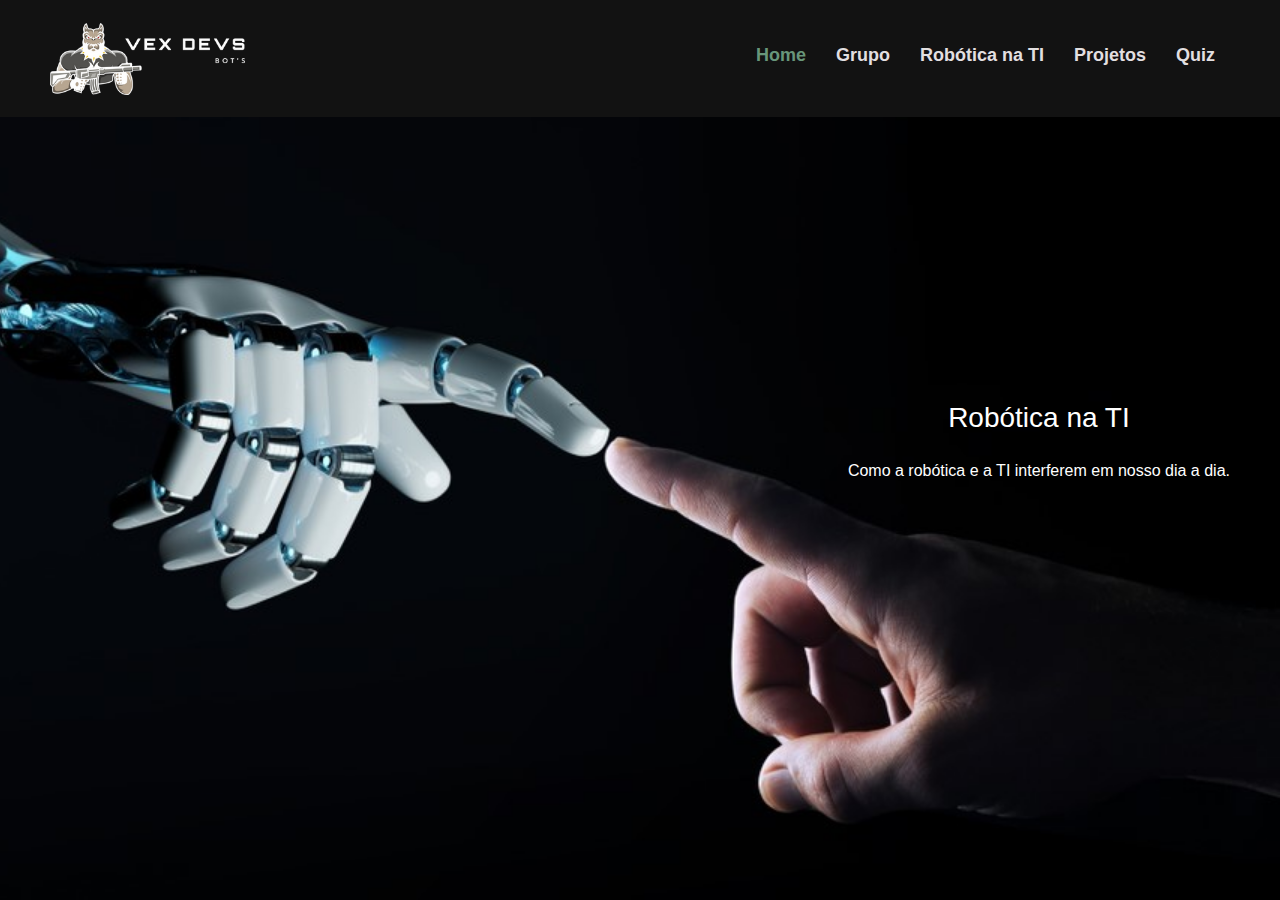
<file: index.html>
<!DOCTYPE html>
<html lang="pt-BR">
<head>
    <meta charset="UTF-8">
    <meta http-equiv="X-UA-Compatible" content="IE=edge">
    <meta name="viewport" content="width=device-width, initial-scale=1.0">
    <link rel="stylesheet" href="https://cdn.jsdelivr.net/npm/bootstrap@4.0.0/dist/css/bootstrap.min.css" integrity="sha384-Gn5384xqQ1aoWXA+058RXPxPg6fy4IWvTNh0E263XmFcJlSAwiGgFAW/dAiS6JXm" crossorigin="anonymous">
    <link rel="stylesheet" href="https://cdnjs.cloudflare.com/ajax/libs/font-awesome/5.15.3/css/all.min.css"
    integrity="sha512-iBBXm8fW90+nuLcSKlbmrPcLa0OT92xO1BIsZ+ywDWZCvqsWgccV3gFoRBv0z+8dLJgyAHIhR35VZc2oM/gI1w=="
    crossorigin="anonymous" />
    <title>PAC-N2</title>
    <link rel="stylesheet" href="./css/style.css">
</head>
<body>
  <nav class="fixed-top d-flex justify-content-between">
    <div>
      <a href="./index.html">
        <img src="./images/logo-site.png" alt="logo" class="logo">
      </a>
    </div>
    <ul>
      <a href="./index.html">
        <li class="li-active">Home</li>
      </a>
      <a href="./grupo.html">
        <li>Grupo</li>
      </a>
      <a href="./robotica.html">
        <li>Robótica na TI</li>
      </a>
      <a href="./projetos.html">
        <li>Projetos</li>
      </a>
      <a href="./quiz.html">
        <li>Quiz</li>
      </a>
    </ul>
  </nav>

    <div id="slide1">
      <div class="h-100 w-100 d-flex align-items-center justify-content-end">
        <div class="w-40 text-center text text-white">
          <h3>Robótica na TI</h3>
          <h6 class="mt-4"></h6>
          <p>Como a robótica e a TI interferem em nosso dia a dia.</p>
        </div>
      </div>
    </div>


    <script src="https://code.jquery.com/jquery-3.2.1.slim.min.js" integrity="sha384-KJ3o2DKtIkvYIK3UENzmM7KCkRr/rE9/Qpg6aAZGJwFDMVNA/GpGFF93hXpG5KkN" crossorigin="anonymous"></script>
    <script src="https://cdn.jsdelivr.net/npm/popper.js@1.12.9/dist/umd/popper.min.js" integrity="sha384-ApNbgh9B+Y1QKtv3Rn7W3mgPxhU9K/ScQsAP7hUibX39j7fakFPskvXusvfa0b4Q" crossorigin="anonymous"></script>
    <script src="https://cdn.jsdelivr.net/npm/bootstrap@4.0.0/dist/js/bootstrap.min.js" integrity="sha384-JZR6Spejh4U02d8jOt6vLEHfe/JQGiRRSQQxSfFWpi1MquVdAyjUar5+76PVCmYl" crossorigin="anonymous"></script>
</body>
</html>
</file>
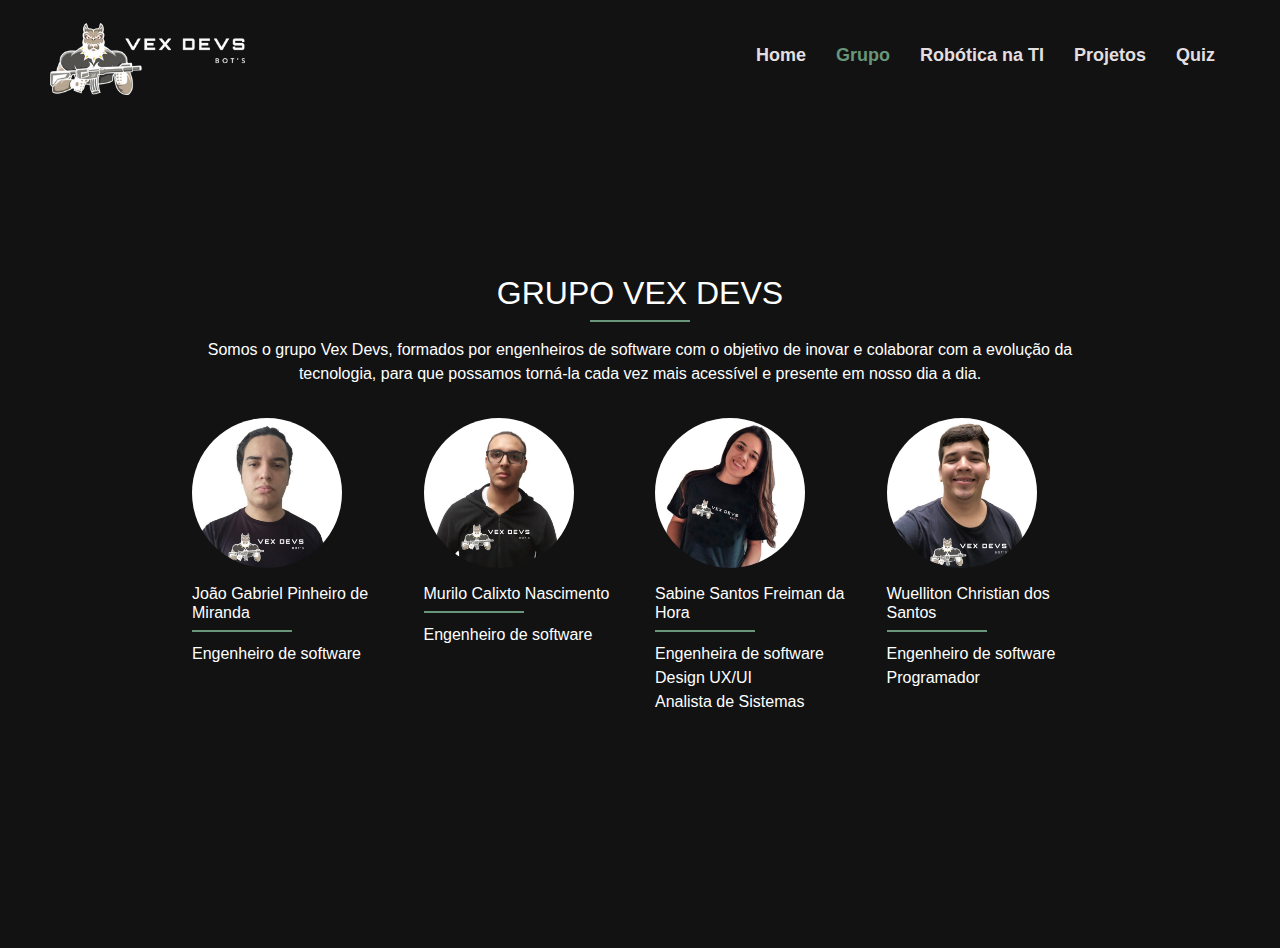
<file: grupo.html>
<!DOCTYPE html>
<html lang="pt-BR">
<head>
    <meta charset="UTF-8">
    <meta http-equiv="X-UA-Compatible" content="IE=edge">
    <meta name="viewport" content="width=device-width, initial-scale=1.0">
    <link rel="stylesheet" href="https://cdn.jsdelivr.net/npm/bootstrap@4.0.0/dist/css/bootstrap.min.css" integrity="sha384-Gn5384xqQ1aoWXA+058RXPxPg6fy4IWvTNh0E263XmFcJlSAwiGgFAW/dAiS6JXm" crossorigin="anonymous">
    <title>PAC - N2</title>
    <link rel="stylesheet" href="./css/style.css">
    <link rel="stylesheet" href="./css/styleGrupo.css">
</head>
<body>
    <nav class="fixed-top d-flex justify-content-between">
      <div>
        <a href="./index.html">
          <img src="./images/logo-site.png" alt="logo" class="logo">
        </a>
      </div>
      <ul>
        <a href="./index.html">
          <li>Home</li>
        </a>
        <a href="./grupo.html">
          <li class="li-active">Grupo</li>
        </a>
        <a href="./robotica.html">
          <li>Robótica na TI</li>
        </a>
        <a href="./projetos.html">
          <li>Projetos</li>
        </a>
        <a href="./quiz.html">
          <li>Quiz</li>
        </a>
      </ul>
    </nav>

    <section class="mt-5">
      <div class="w-100 text-center title mb-3">
        <h2>Grupo Vex Devs</h2>
        <div class="decoracao-title"></div>
        <div class="descricao">
          <p class="mt-3">
            Somos o grupo Vex Devs, formados por engenheiros de software com o objetivo de inovar 
            e colaborar com a evolução da tecnologia, para que possamos torná-la cada vez mais 
            acessível e presente em nosso dia a dia. 
          </p>
        </div>
      </div>

      <div class="cards row justify-content-center">
        <div class="row justify-content-around">
          <div class="col-sm-12 col-md-6 col-lg-3 col-xl-3 mb-2 justify-content-center">
            <img src="./images/Grupo-João.jpg" alt=""class="integrante mb-3">

            <div class="text-white">
              <h6>João Gabriel Pinheiro de Miranda</h6>
              <div class="decoracao-title"></div>
              
              <div class="card-info">
                <span>Engenheiro de software</span>
              </div>

            </div>
          </div>
          
          <div class="col-sm-12 col-md-6 col-lg-3 col-xl-3 mb-2 justify-content-center">
            <img src="./images/Grupo-Murilo.png" alt="" class="integrante mb-3">

            <div class="text-white">
              <h6>Murilo Calixto Nascimento</h6>
              <div class="decoracao-title"></div>
              
              <div class="card-info">
                <span>Engenheiro de software</span>
              </div>

            </div>
          </div>
          <div class="col-sm-12 col-md-6 col-lg-3 col-xl-3 mb-2 justify-content-center">
            <img src="./images/Grupo-Sabine.jpg" alt=""class="integrante mb-3">

            <div class="text-white">
              <h6>Sabine Santos Freiman da Hora</h6>
              <div class="decoracao-title"></div>
              
              <div class="card-info">
                <span>Engenheira de software</span>
                <span>Design UX/UI</span>
                <span>Analista de Sistemas</span>
              </div>

            </div>
          </div>
          <div class="col-sm-12 col-md-6 col-lg-3 col-xl-3 mb-2 justify-content-center">
            <img src="./images/Grupo-Wuelliton.jpg" alt="" class="integrante mb-3">

            <div class="text-white">
              <h6>Wuelliton Christian dos Santos</h6>
              <div class="decoracao-title"></div>
              
              <div class="card-info">
                <span>Engenheiro de software</span>
                <span>Programador</span>
              </div>

            </div>
          </div>
        </div>
      </div>
    </section>

    <script src="https://code.jquery.com/jquery-3.2.1.slim.min.js" integrity="sha384-KJ3o2DKtIkvYIK3UENzmM7KCkRr/rE9/Qpg6aAZGJwFDMVNA/GpGFF93hXpG5KkN" crossorigin="anonymous"></script>
    <script src="https://cdn.jsdelivr.net/npm/popper.js@1.12.9/dist/umd/popper.min.js" integrity="sha384-ApNbgh9B+Y1QKtv3Rn7W3mgPxhU9K/ScQsAP7hUibX39j7fakFPskvXusvfa0b4Q" crossorigin="anonymous"></script>
    <script src="https://cdn.jsdelivr.net/npm/bootstrap@4.0.0/dist/js/bootstrap.min.js" integrity="sha384-JZR6Spejh4U02d8jOt6vLEHfe/JQGiRRSQQxSfFWpi1MquVdAyjUar5+76PVCmYl" crossorigin="anonymous"></script>
</body>
</html>
</file>
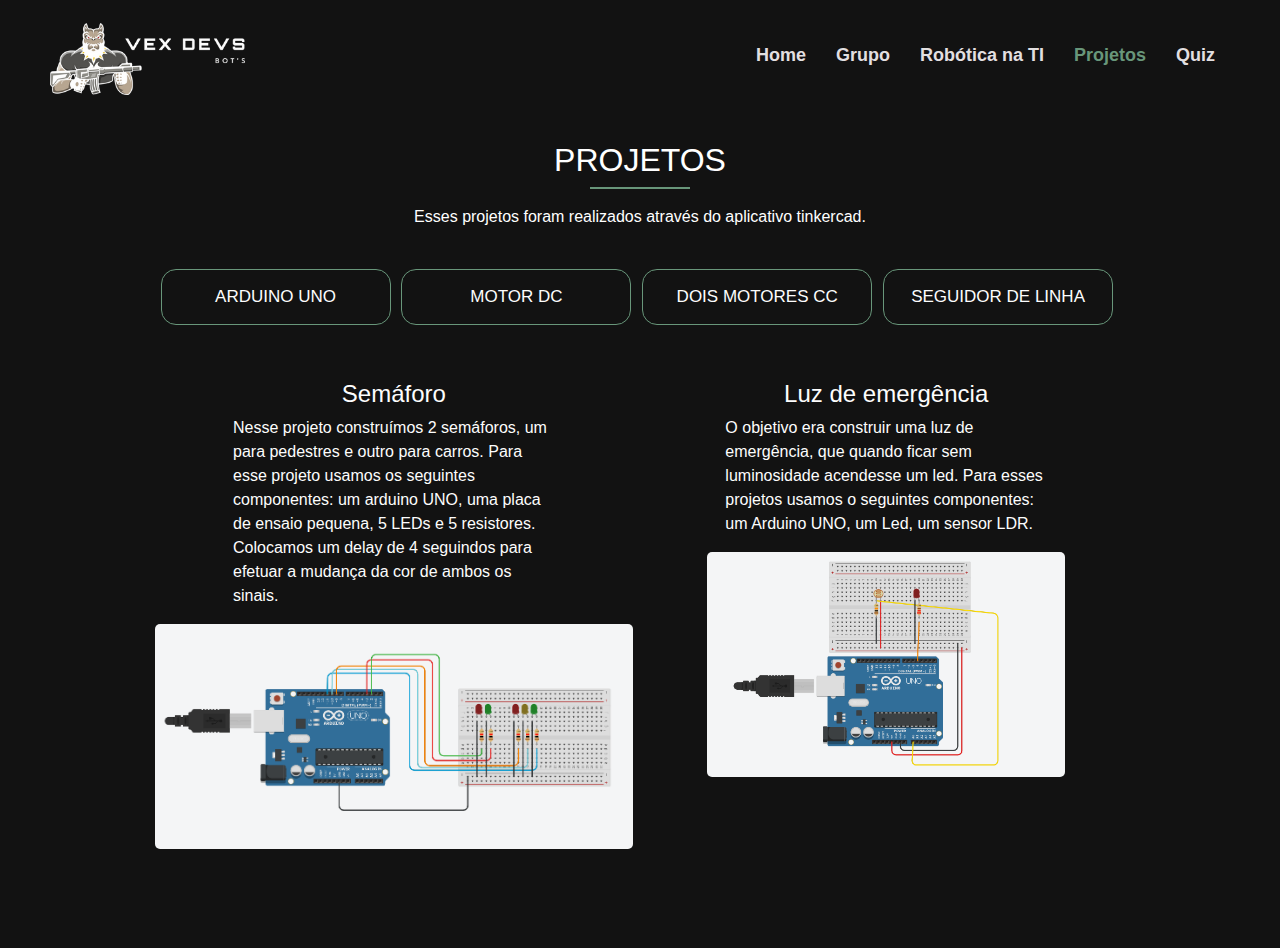
<file: projetos.html>
<!DOCTYPE html>
<html lang="pt-BR">
<head>
    <meta charset="UTF-8">
    <meta http-equiv="X-UA-Compatible" content="IE=edge">
    <meta name="viewport" content="width=device-width, initial-scale=1.0">
    <link rel="stylesheet" href="https://cdn.jsdelivr.net/npm/bootstrap@4.0.0/dist/css/bootstrap.min.css" integrity="sha384-Gn5384xqQ1aoWXA+058RXPxPg6fy4IWvTNh0E263XmFcJlSAwiGgFAW/dAiS6JXm" crossorigin="anonymous">
    <title>PAC - N2</title>
    <link rel="stylesheet" href="./css/style.css">
    <link rel="stylesheet" href="./css/styleProjetos.css">
    <script src="./js/tab.js"></script>
</head>
<body onload="openTab(event, 'tab1', 'flex')">
    <nav class="fixed-top d-flex justify-content-between">
      <div>
        <a href="./index.html">
          <img src="./images/logo-site.png" alt="logo" class="logo">
        </a>
      </div>
      <ul>
        <a href="./index.html">
          <li>Home</li>
        </a>
        <a href="./grupo.html">
          <li>Grupo</li>
        </a>
        <a href="./robotica.html">
          <li>Robótica na TI</li>
        </a>
        <a href="./projetos.html">
          <li class="li-active">Projetos</li>
        </a>
        <a href="./quiz.html">
          <li>Quiz</li>
        </a>
      </ul>
    </nav>

    <section id="section1" class="mt-5">
      <div class="w-100 text-center title mb-4">
        <h2>Projetos</h2>
        <div class="decoracao-title"></div>
        <p class="mt-3">
          Esses projetos foram realizados através do aplicativo tinkercad.
        </p>
      </div>
      <div class="div-tab">
        <div class="tab">
          <button class="tablinks" onclick="openTab(event, 'tab1', 'flex')" selected>Arduino Uno</button>
          <button class="tablinks" onclick="openTab(event, 'tab3', 'flex')">Motor DC</button>
          <button class="tablinks" onclick="openTab(event, 'tab4', 'flex')">Dois Motores CC</button>
          <button class="tablinks" onclick="openTab(event, 'tab5', 'flex')">Seguidor de Linha</button>
        </div>

        <div id="tab1" class="tabcontent row justify-content-between">
          <div class="col-6 col-sm-12 col-md-12 col-lg-5 col-xl-5 mt-4">
            <h4>Semáforo</h4>
            <p>
              Nesse projeto construímos 2 semáforos, um para pedestres e outro para carros. Para esse projeto usamos os seguintes 
              componentes: um arduino UNO, uma placa de ensaio pequena, 5 LEDs e 5 resistores. Colocamos um delay de 4 seguindos para efetuar a 
              mudança da cor de ambos os sinais.
            </p>

            <div class="col-6 col-sm-12 col-md-12 col-lg-6 col-xl-6">
              <a href="https://www.tinkercad.com/things/2j87E4j6McM" target="_blank" rel="noopener noreferrer">
                <img src="./images/Tinkercad-Semaforo.png" alt="">
              </a>
            </div>
          </div>

          <div class="col-6 col-sm-12 col-md-12 col-lg-5 col-xl-5 mt-4">
            <h4>Luz de emergência</h4>
            <p>
              O objetivo era construir uma luz de emergência, que quando ficar sem luminosidade acendesse um led. 
              Para esses projetos usamos o seguintes componentes: um Arduino UNO, um Led, um sensor LDR.
            </p>

            <div class="col-6 col-sm-12 col-md-12 col-lg-6 col-xl-6">
              <a href="https://www.tinkercad.com/things/dIsKjW4XCHB?sharecode=3Qsac0-utNwF2Fw5EanN8zW2wpGTarCNAsf_ukco9n4" target="_blank" rel="noopener noreferrer">
                <img src="./images/Tinkercad-LuzEmergencia.png" alt="">
              </a>
            </div>
          </div>
        </div>
        
        <div id="tab3" class="tabcontent">
          <div>
            <h4>Motor DC</h4>
            <p>
              Construímos um motor DC que tem o objetivo de ir para frente e para trás. Para isso usamos um driver (ponte H), uma bateria e
              um motor. 
            </p>

            <div>
              <a href="https://www.tinkercad.com/things/1AZIvSksjz7" target="_blank" rel="noopener noreferrer">
                <img src="./images/Tinkercad-P3.png" alt="">
              </a>
            </div>
          </div>
        </div>
        
        <div id="tab4" class="tabcontent">
          <div>
            <h4>Dois Motores CC</h4>
            <p>
              Controla dois motores nos sentidos: frente, trás, direita e esquerda. Para esse projeto usamos: um Arduino UNO,
              duas placas de ensaio mini, quatro fotorresistores, dois motores CC, sete resistores, um LED RGB, uma bateria 9V e
              um acionador de motor de ponte H.

            </p>

            <div>
              <a href="https://www.tinkercad.com/things/8pXpgp2Eqbj?sharecode=G0A-KPUF1NHl9YYYcC0Y_39Y04zUSBOi8HDvET9rT_0" target="_blank" rel="noopener noreferrer">
                <img src="./images/Tinkercad-P4.png" alt="">
              </a>
            </div>
          </div>
        </div>
        
        <div id="tab5" class="tabcontent justify-content-between w-100">
          <div class="flex-direction-collumn">
            <div>
              <h4>Seguidor de Linha</h4>
            </div>
            <div class="flex-row">
              <div class="col-4 col-sm-6 col-md-6 col-lg-4 col-xl-4 mr-2">
                <img src="./images/seguidorLinha/1.jpeg" alt="First slide">
              </div>
              <div class="col-4 col-sm-6 col-md-6 col-lg-4 col-xl-4 mr-2">
                <video autoplay loop width="400" class="rounded">
                  <source src="./images/seguidorLinha/video2.mp4" type="video/mp4">
                </video>
              </div>
              <div class="col-6 col-sm-6 col-md-6 col-lg-4 col-xl-4">
                <img src="./images/seguidorLinha/2.jpeg" alt="Second slide">
              </div>
            </div>
          </div>
                   
      </div>
    </section>

    <script src="https://code.jquery.com/jquery-3.2.1.slim.min.js" integrity="sha384-KJ3o2DKtIkvYIK3UENzmM7KCkRr/rE9/Qpg6aAZGJwFDMVNA/GpGFF93hXpG5KkN" crossorigin="anonymous"></script>
    <script src="https://cdn.jsdelivr.net/npm/popper.js@1.12.9/dist/umd/popper.min.js" integrity="sha384-ApNbgh9B+Y1QKtv3Rn7W3mgPxhU9K/ScQsAP7hUibX39j7fakFPskvXusvfa0b4Q" crossorigin="anonymous"></script>
    <script src="https://cdn.jsdelivr.net/npm/bootstrap@4.0.0/dist/js/bootstrap.min.js" integrity="sha384-JZR6Spejh4U02d8jOt6vLEHfe/JQGiRRSQQxSfFWpi1MquVdAyjUar5+76PVCmYl" crossorigin="anonymous"></script>
</body>
</html>
</file>
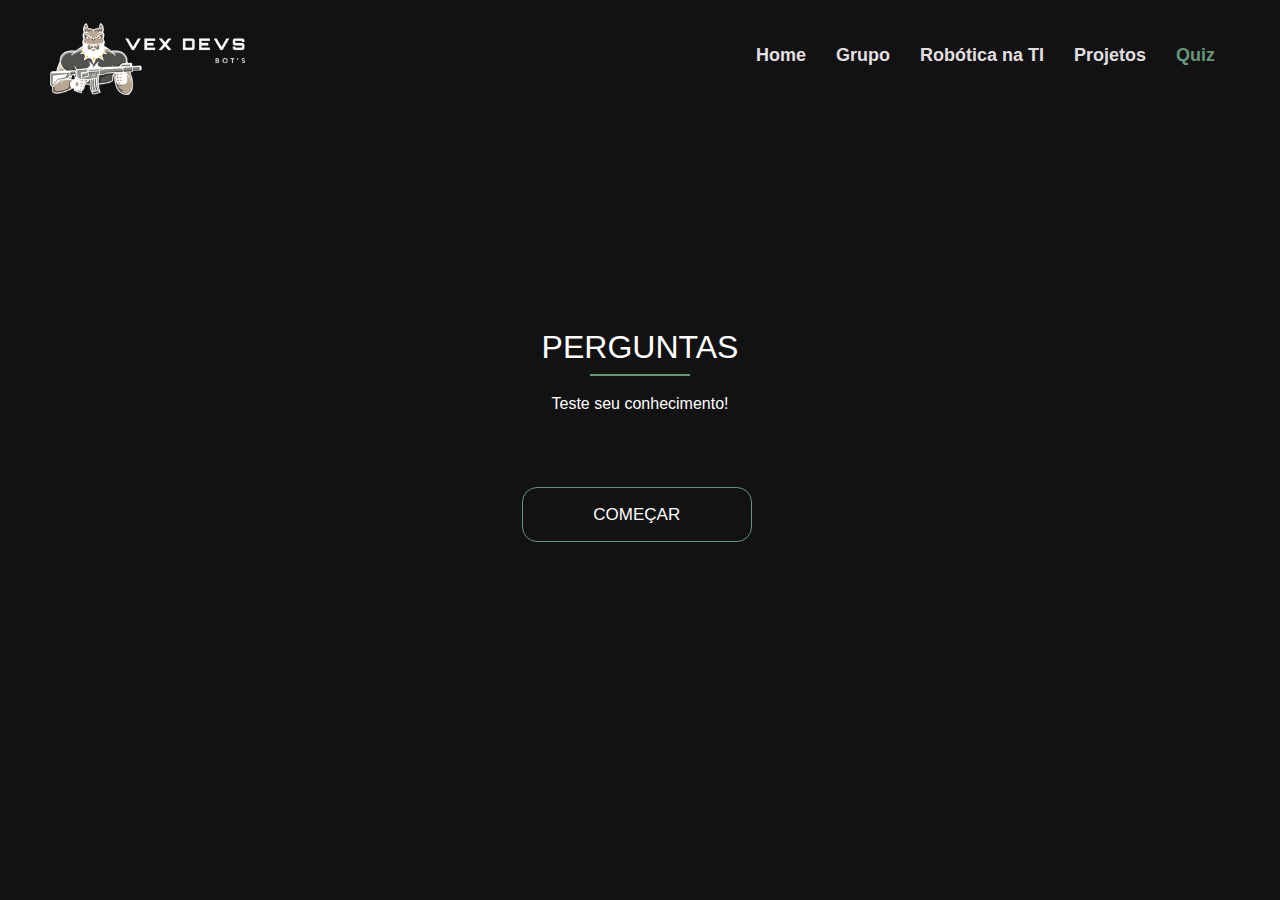
<file: quiz.html>
<!DOCTYPE html>
<html lang="pt-BR">

<head>
  <meta charset="UTF-8">
  <meta http-equiv="X-UA-Compatible" content="IE=edge">
  <meta name="viewport" content="width=device-width, initial-scale=1.0">
  <link rel="stylesheet" href="https://cdn.jsdelivr.net/npm/bootstrap@4.0.0/dist/css/bootstrap.min.css"
    integrity="sha384-Gn5384xqQ1aoWXA+058RXPxPg6fy4IWvTNh0E263XmFcJlSAwiGgFAW/dAiS6JXm" crossorigin="anonymous">
  <title>PAC - N2</title>
  <link rel="stylesheet" href="./css/style.css">
  <link rel="stylesheet" href="./css/styleQuiz.css">
  <script src="./js/tab.js"></script>
  <script src="./js/quiz.js"></script>
</head>

<body  onload="openTab(event, 'tab1', 'flex')">
  <nav class="fixed-top d-flex justify-content-between">
    <div>
      <a href="./index.html">
        <img src="./images/logo-site.png" alt="logo" class="logo">
      </a>
    </div>
    <ul>
      <a href="./index.html">
        <li>Home</li>
      </a>
      <a href="./grupo.html">
        <li>Grupo</li>
      </a>
      <a href="./robotica.html">
        <li>Robótica na TI</li>
      </a>
      <a href="./projetos.html">
        <li>Projetos</li>
      </a>
      <a href="./quiz.html">
        <li class="li-active">Quiz</li>
      </a>
    </ul>
  </nav>

  <section id="section1">
    <div class="w-100 text-center title mb-4">
      <h2>Perguntas</h2>
      <div class="decoracao-title"></div>
      <p class="mt-3 mb-3">
        Teste seu conhecimento!
      </p>

      <div class="div-tab">
        <div id="tab1" class="tabcontent">
          <div>
            <button class="button-start mt-4" onclick="openTab(event, 'tab2', 'flex')">Começar</button>
          </div>
        </div>
        
        <div id="tab2" class="tabcontent w-100">
          <div class="text-align-left">
            <span class="d-flex align-items-center w-100 mb-2">
              <div class="circle mr-2">1</div> O que é Robótica?
            </span>

            <div class="text-align-left">
              <div class="flex-row align-items-center w-100 text-left mb-2">
                <input type="radio" id="q1r1" name="fav_language" value="1" class="mr-2" onchange="respostas(0, 1)">
                <span>Ciência que estuda a vida útil do robô.</span>
              </div>
              
              <div class="flex-row align-items-center w-100 text-left mb-2">
                <input type="radio" id="q1r2" name="fav_language" value="2" class="mr-2" onclick="respostas(0, 2)">
                <span>É a ciência que estuda as tecnologias associadas a concepção e construção de robôs.​</span> <!--Resposta-->
              </div>
              
              <div class="flex-row align-items-center w-100 text-left mb-2">
                <input type="radio" id="q1r3" name="fav_language" value="3" class="mr-2" onclick="respostas(0, 3)">
                <span>Ciência que estuda o quanto o lixo eletrônico afeta a planeta.</span>
              </div>
              
              <div class="flex-row align-items-center w-100 text-left mb-2">
                <input type="radio" id="q1r4" name="fav_language" value="4" class="mr-2" onclick="respostas(0, 4)">
                <span>Nenhuma das opções acima.</span>
              </div>

            </div>

            <div class="flex-row justify-content-between">
              <button class="button-start mt-4 mr-4" onclick="openTab(event, 'tab1', 'flex')">Voltar</button>
              <button class="button-start mt-4" onclick="openTab(event, 'tab3', 'flex')">Próximo</button>
            </div>
          </div>
        </div>

        <div id="tab3" class="tabcontent w-100">
          <div  class="text-align-left">
            <span class="d-flex align-items-center w-100 mb-2">
              <div class="circle mr-2">2</div> Assinale a alternativa correta em relação aos robôs.
            </span>

            <div class="text-align-left">
              <div class="flex-row align-items-center w-100 text-left mb-2">
                <input type="radio" id="q2r1" name="fav_language" value="1" class="mr-2" onclick="respostas(1, 1)">
                <span>Não realizam tarefas de maneira autônoma ou pré-programada</span>
              </div>
              
              <div class="flex-row align-items-center w-100 text-left mb-2">
                <input type="radio" id="q2r2" name="fav_language" value="2" class="mr-2" onclick="respostas(1, 2)">
                <span>Um robô é um dispositivo não  capaz de realizar trabalhos.</span>
              </div>
              
              <div class="flex-row align-items-center w-100 text-left mb-2">
                <input type="radio" id="q2r3" name="fav_language" value="3" class="mr-2" onclick="respostas(1, 3)">
                <span>Materiais que poluem o meio ambiente.</span>
              </div>
              
              <div class="flex-row align-items-center w-100 text-left mb-2">
                <input type="radio" id="q2r4" name="fav_language" value="4" class="mr-2" onclick="respostas(1, 4)">
                <span>São mecanismos automáticos que utilizam de circuitos integrados para realizarem <br> atividades e movimentos humanos simples ou complexos.</span>
              </div>
            </div>

            <div class="flex-row justify-content-between">
              <button class="button-start mt-4 mr-4" onclick="openTab(event, 'tab2', 'flex')">Voltar</button>
              <button class="button-start mt-4" onclick="openTab(event, 'tab4', 'flex')">Próximo</button>
            </div>
          </div>
        </div>

        <div id="tab4" class="tabcontent w-100">
          <div>
            <span class="d-flex align-items-center w-100 mb-2">
              <div class="circle mr-2">3</div> Assinale a alternativa INCORRETA: 
            </span>

            <div class="text-align-left">
              <div class="flex-row align-items-center text-left w-100 mb-2">
                <input type="radio" id="q3r1" name="fav_language" value="1" class="mr-2" onclick="respostas(2, 1)">
                <span>A tecnologia está cada vez mais presente em nosso cotidiano.</span>
              </div>
              
              <div class="flex-row align-items-center text-left w-100 mb-2">
                <input type="radio" id="q3r2" name="fav_language" value="2" class="mr-2" onclick="respostas(2, 2)">
                <span>A robótica se envolvendo cada vez mais com a TI, trazendo inovações e <br> melhorias para todas as áreas da nossa sociedade.</span>
              </div>
              
              <div class="flex-row align-items-center text-left w-100 mb-2">
                <input type="radio" id="q3r3" name="fav_language" value="3" class="mr-2" onclick="respostas(2, 3)">
                <span>Os robôs exercendo tarefas mais específicas.</span>
              </div>
              
              <div class="flex-row align-items-center text-left w-100 mb-2">
                <input type="radio" id="q3r4" name="fav_language" value="4" class="mr-2" onclick="respostas(2, 4)">
                <span>Os robôs não tem ligação com a evolução da tecnologia.</span>
              </div>
            </div>

            <div class="flex-row justify-content-between">
              <button class="button-start mt-4 mr-4" onclick="openTab(event, 'tab3', 'flex')">Voltar</button>
              <button class="button-start mt-4" onclick="openTab(event, 'tab5', 'flex')">Próximo</button>
            </div>
          </div>
        </div>

        <div id="tab5" class="tabcontent w-100">
          <div>
            <span class="d-flex align-items-center w-100 mb-2">
              <div class="circle mr-2">4</div> Seguidores de linha são...
            </span>

            <div class="text-align-left">
              <div class="flex-row align-items-center text-left w-100 text-left mb-2">
                <input type="radio" id="q4r1" name="fav_language" value="1" class="mr-2" onclick="respostas(3, 1)">
                <span>Editores de código.</span>
              </div>
              
              <div class="flex-row align-items-center text-left w-100 text-left mb-2">
                <input type="radio" id="q4r2" name="fav_language" value="2" class="mr-2" onclick="respostas(3, 2)">
                <span>Progamas usados para gerenciar encomendas.</span>
              </div>
              
              <div class="flex-row align-items-center text-left w-100 text-left mb-2">
                <input type="radio" id="q4r3" name="fav_language" value="3" class="mr-2" onclick="respostas(3, 3)">
                <span>Robôs pré-programados cuja função é, através da leitura de sensores, <br> detectar onde existe um caminho em uma superfície (uma linha, muitas <br>vezes feita com fita isolante) e seguir este caminho.</span>
              </div>
              
              <div class="flex-row align-items-center text-left w-100 text-left mb-2">
                <input type="radio" id="q4r4" name="fav_language" value="4" class="mr-2" onclick="respostas(3, 4)">
                <span>Todas estão incorretas.</span>
              </div>
            </div>

            <div class="flex-row justify-content-between">
              <button class="button-start mt-4 mr-4" onclick="openTab(event, 'tab4', 'flex')">Voltar</button>
              <button class="button-start mt-4" onclick="openTab(event, 'tab6', 'flex')">Próximo</button>
            </div>
          </div>
        </div>

        <div id="tab6" class="tabcontent w-100">
          <div>
            <span class="d-flex align-items-center w-100 mb-2">
              <div class="circle mr-2">5</div> PID é...
            </span>

            <div class="text-align-left">
              <div class="flex-row align-items-center w-100 text-left mb-2">
                <input type="radio" id="q5r1" name="fav_language" value="1" class="mr-2" onclick="respostas(4, 1)">
                <span>Uma técnica de desenvolvimento de software.</span>
              </div>

              <div class="flex-row align-items-center w-100 text-left mb-2">
                <input type="radio" id="q5r2" name="fav_language" value="2" class="mr-2" onclick="respostas(4, 2)">
                <span>Uma técnica de controle de processos que une as ações <br> derivativa, integral e proporcional, fazendo assim com que o sinal <br> de erro seja minimizado pela ação proporcional, zerado pela ação integral e <br>obtido com uma velocidade antecipativa pela ação derivativa</span>
              </div>

              <div class="flex-row align-items-center w-100 text-left mb-2">
                <input type="radio" id="q5r3" name="fav_language" value="3" class="mr-2" onclick="respostas(4, 3)">
                <span>Processo de pesquisa para novas tecnologias</span>
              </div>
              
              <div class="flex-row align-items-center w-100 text-left mb-2">
                <input type="radio" id="q5r4" name="fav_language" value="4" class="mr-2" onclick="respostas(4, 4)">
                <span>Fórmula matemática para controle de custos de desenvolvimento de produtos.</span>
              </div>
            </div>    

            <div class="flex-row justify-content-between">
              <button class="button-start mt-4" onclick="openTab(event, 'tab5', 'flex')">Voltar</button>
              <button class="button-start mt-4 mr-4"  onclick="checkQuiz(event)">Finalizar</button>
            </div>

          </div>
        </div>

        <div id="tab7" class="tabcontent">
          <div>
            <h6>Parabéns, você finalizou o quiz!</h6>

            <span class="text-success d-flex mr-2">Acertos: <div id="acertos" class="ml-2"></div> </span>
            <span class="text-danger d-flex mr-2">Erros: <div id="erros" class="ml-2"></div> </span>

            <button class="button-start mt-4" onclick="openTab(event, 'tab1', 'flex')">Tentar Novamente</button>

          </div>
        </div>
      </div>
    </div>
  </section>

  <script src="https://code.jquery.com/jquery-3.2.1.slim.min.js"
    integrity="sha384-KJ3o2DKtIkvYIK3UENzmM7KCkRr/rE9/Qpg6aAZGJwFDMVNA/GpGFF93hXpG5KkN"
    crossorigin="anonymous"></script>
  <script src="https://cdn.jsdelivr.net/npm/popper.js@1.12.9/dist/umd/popper.min.js"
    integrity="sha384-ApNbgh9B+Y1QKtv3Rn7W3mgPxhU9K/ScQsAP7hUibX39j7fakFPskvXusvfa0b4Q"
    crossorigin="anonymous"></script>
  <script src="https://cdn.jsdelivr.net/npm/bootstrap@4.0.0/dist/js/bootstrap.min.js"
    integrity="sha384-JZR6Spejh4U02d8jOt6vLEHfe/JQGiRRSQQxSfFWpi1MquVdAyjUar5+76PVCmYl"
    crossorigin="anonymous"></script>
</body>

</html>
</file>
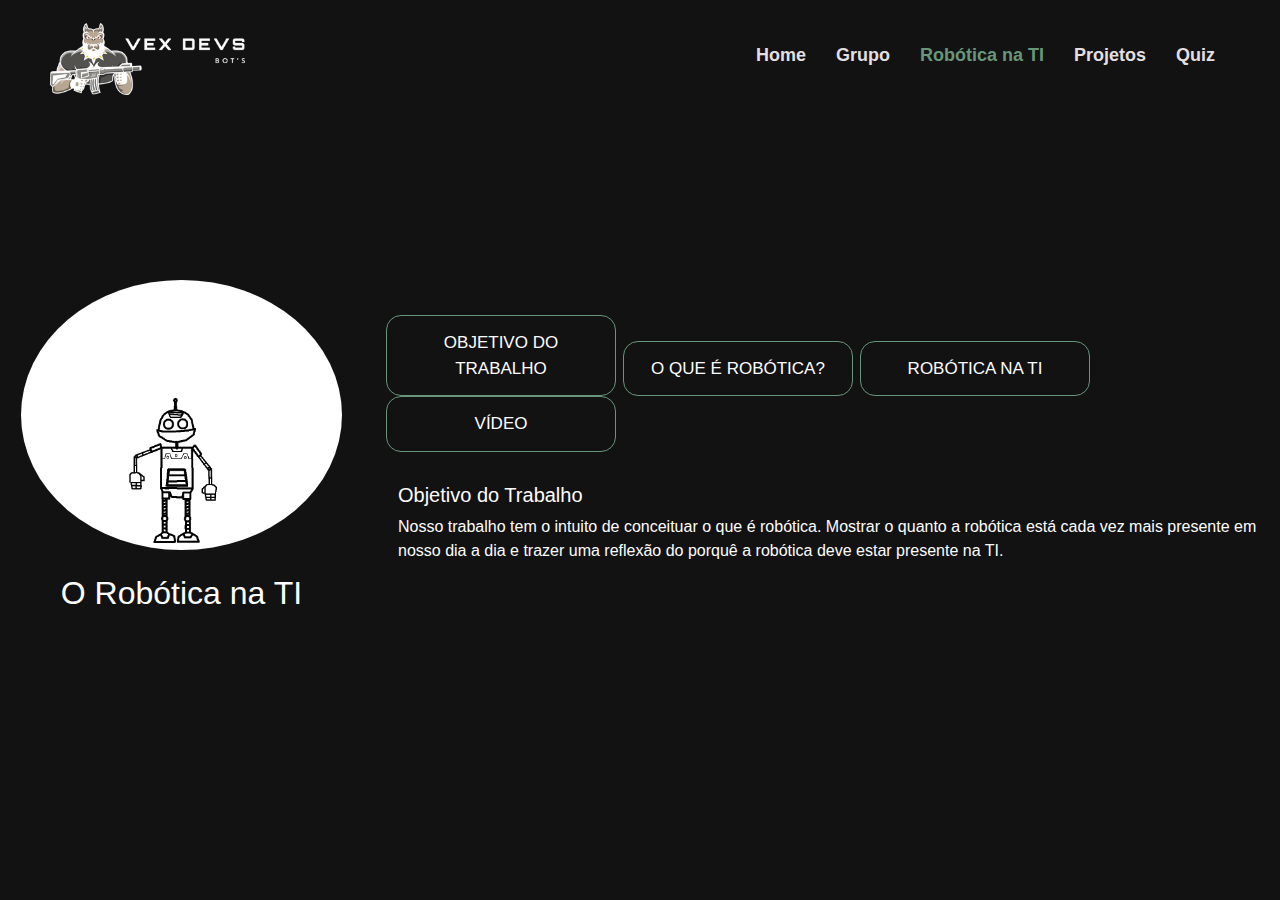
<file: robotica.html>
<!DOCTYPE html>
<html lang="pt-BR">
<head>
    <meta charset="UTF-8">
    <meta http-equiv="X-UA-Compatible" content="IE=edge">
    <meta name="viewport" content="width=device-width, initial-scale=1.0">
    <link rel="stylesheet" href="https://cdn.jsdelivr.net/npm/bootstrap@4.0.0/dist/css/bootstrap.min.css" integrity="sha384-Gn5384xqQ1aoWXA+058RXPxPg6fy4IWvTNh0E263XmFcJlSAwiGgFAW/dAiS6JXm" crossorigin="anonymous">
    <title>PAC-N2</title>
    <link rel="stylesheet" href="./css/style.css">
    <link rel="stylesheet" href="./css/styleRobotica.css">
    <script src="./js/tab.js"></script>
</head>
<body onload="openTab(event, 'tab1', 'block')">
    <nav class="fixed-top d-flex justify-content-between">
      <div>
        <a href="./index.html">
          <img src="./images/logo-site.png" alt="logo" class="logo">
        </a>
      </div>
      <ul>
        <a href="./index.html">
          <li>Home</li>
        </a>
        <a href="./grupo.html">
          <li>Grupo</li>
        </a>
        <a href="./robotica.html">
          <li  class="li-active">Robótica na TI</li>
        </a>
        <a href="./projetos.html">
          <li>Projetos</li>
        </a>
        <a href="./quiz.html">
          <li>Quiz</li>
        </a>
      </ul>
    </nav>

    <section id="section1">
      <div class="d-flex flex-column justify-content-center align-items-center p-3">
        <img src="./images/robo.gif" alt="robo">
        <h2 class="mt-4">O Robótica na TI</h2>
      </div>

      <div class="div-tab">
        <div class="tab">
          <button class="tablinks" onclick="openTab(event, 'tab1', 'block')">Objetivo do Trabalho</button>
          <button class="tablinks" onclick="openTab(event, 'tab2', 'block')">O que é robótica?</button>
          <button class="tablinks" onclick="openTab(event, 'tab3', 'block')">Robótica na TI</button>
          <button class="tablinks" onclick="openTab(event, 'tab4', 'block')">Vídeo</button>
        </div>

        <div id="tab1" class="tabcontent">
          <h5>Objetivo do Trabalho</h5>
          <p>
            Nosso trabalho tem o intuito de conceituar o que é robótica. Mostrar o quanto a robótica está cada vez mais presente em nosso 
            dia a dia e trazer uma reflexão do porquê a robótica deve estar presente na TI. 
          </p> 
        </div>

        <div id="tab2" class="tabcontent">
          <h5>Robótica é ...</h5>
          <p>Robótica é a ciência que estuda as tecnologias associadas a concepção e construção de robôs.​</p>
          
          <h5>Robô é ...​</h5>
          <p>Os robôs são mecanismos automáticos que utilizam de circuitos integrados para realizarem atividades e movimentos humanos simples ou complexos. ​</p>
        </div>
        
        <div id="tab3" class="tabcontent">
          <h5>Porque robótica na TI?</h5>
          <p>
            Como a tecnologia está cada vez mais presente em nosso cotidiano. A robótica se envolvendo cada vez mais com a TI, trazendo inovações e melhorias 
            para todas as áreas da nossa sociedade, partindo do meio doméstico até o profissional.Os robôs exercendo tarefas mais específicas possibilita que os seres humanos se foquem 
            nas tarefas que demandam mais empatia e relacionamento social, causando um crescimento considerável para empresas e para a sociedade. 
          </p>
        </div>
        
        <div id="tab4" class="tabcontent">
          <h5>Porque robótica na TI?</h5>
          <div class="mt-1">
            <iframe width="800" height="400" src="https://www.youtube-nocookie.com/embed/NYenVxKt1s4" title="YouTube video player" frameborder="0" allow="accelerometer; autoplay; clipboard-write; encrypted-media; gyroscope; picture-in-picture" allowfullscreen></iframe>
          </div>
        </div>
      </div>
    </section>

    <script src="https://code.jquery.com/jquery-3.2.1.slim.min.js" integrity="sha384-KJ3o2DKtIkvYIK3UENzmM7KCkRr/rE9/Qpg6aAZGJwFDMVNA/GpGFF93hXpG5KkN" crossorigin="anonymous"></script>
    <script src="https://cdn.jsdelivr.net/npm/popper.js@1.12.9/dist/umd/popper.min.js" integrity="sha384-ApNbgh9B+Y1QKtv3Rn7W3mgPxhU9K/ScQsAP7hUibX39j7fakFPskvXusvfa0b4Q" crossorigin="anonymous"></script>
    <script src="https://cdn.jsdelivr.net/npm/bootstrap@4.0.0/dist/js/bootstrap.min.js" integrity="sha384-JZR6Spejh4U02d8jOt6vLEHfe/JQGiRRSQQxSfFWpi1MquVdAyjUar5+76PVCmYl" crossorigin="anonymous"></script>
</body>
</html>
</file>
<file: css/style.css>
html {
    scroll-behavior: smooth;
    transition: 2s;
}

body {
    background-color: #121212;
}

a:hover {
    color: #68967A;
    text-decoration: none;
}

.li-active {
    color: #68967A;
}

.fixed-top {
    position: fixed;
    top: 0;
    right: 0;
    left: 0;
    z-index: 1030;
}

nav {
    height: 13vh;
    background-color: #121212;
    display: flex;
    align-items: center;
}

nav ul {
    list-style: none;
    display: flex;
    margin-right: 50px;
}

nav li {
    margin: 10px 15px 0 15px;
    cursor: pointer;
    font-weight: 600;
    font-size: 18px;
    color: #e2dfe0;
    transition: 0.2s;
}

nav li:hover {
    text-decoration: none;
    color: #68967A;
}

a {
    color: #000;
    text-decoration: none;
}


.logo {
    height: 8vh;
    margin: 10px 50px;
}

#slide1 {
    height: 100vh;
    background-image: url('../images/slide1.jpg');
    background-repeat: no-repeat;
    background-size: cover;
    background-position: 70%;
    background-attachment: fixed;
    color: #121212;
}

#slide1 .text{
    padding: 0 50px 0 0;
}

ul {
    list-style: none;
    text-align: left;
}

.menu-itens {
    display: flex;
    flex-direction: row-reverse;
}

.tablinks:focus {
    background-color: #68967A;
    color: #fdfdfd;
}

@media only screen and (max-width: 900x) {
    .menu-itens {
        display: block;
    }
}
</file>
<file: css/styleGrupo.css>
section {
  height: 100vh;
  display: flex;
  flex-direction: column;
  justify-content: center;
  align-items: center;
}

section .title {
  color: #fff;
  display: flex;
  flex-direction: column;
  align-items: center;
}

section .title h2 {
  text-transform: uppercase;
}

.descricao {
  width: 70%;
}

.decoracao-title {
  width: 100px;
  height: 2px;
  background-color: #68967A;
}

.cards {
  width: 70%;
}

.card-integrante {
  width: 50%;
  height: 25vh;
  background-color: #e3dfdf;
  display: flex;
  justify-content: space-around;
  align-items: center;
  box-shadow: 10px 5px 5px #4e4d4d;
  transition: 2s;
  border-radius: 5px;
  margin-right: 2vw;
}

.card-integrante img {
  height: 95%;
  border-radius: 50%;
}

.card-integrante .decoracao-title {
  width: 50px;
  height: 1px;
  background-color: #68967A;
}

.card-info {
  display: flex;
  flex-direction: column;
  margin-top: 10px;
}

.integrante {
  width: 150px; 
  border-radius: 100%;
}
</file>
<file: css/styleProjetos.css>
#section1 {
  color: #fdfdfd;
  padding: 0 20px;
  display: flex;
  flex-direction: column;
  justify-content: center;
  align-items: center;
  height: 100vh;
}

#section1 .title {
  color: #fff;
  display: flex;
  flex-direction: column;
  align-items: center;
}

#section1 .title h2 {
  text-transform: uppercase;
}

.decoracao-title {
  width: 100px;
  height: 2px;
  background-color: #68967A;
}

.div-tab {
  display: flex;
  flex-direction: column;
  align-items: center;
}

.tab {
  overflow: hidden;
  background-color: #121212;
  color: #fdfdfd;
}

.tab button {
  background-color: inherit;
  border: none;
  outline: none;
  cursor: pointer;
  padding: 14px 16px;
  transition: 0.3s;
  font-size: 17px;
  color: #fdfdfd;
  border: 0.5px solid #68967A;
  border-radius: 15px;
  width: 230px;
  margin-right: 0.5vw;
  text-transform: uppercase;
  transition: 0.5s;
}

.tab button:hover {
  background-color: #68967A;
  border-radius: 15px;
}

.tabcontent {
  display: none;
  padding: 6px 12px;
  border-top: none;
  margin-top: 25px;
  transition: 2s;
  width: 70%;
}

.tabcontent div {
  display: flex;
  flex-direction: column;
  align-items: center;
}

.tabcontent img {
  height: 25vh;
}

.card-text {
  height: 40vh;
  display: flex;
  align-items: center;
  justify-content: center;
  text-transform: uppercase;
}

img {
  border-radius: 5px;
}
</file>
<file: css/styleQuiz.css>
#section1 {
    color: #fdfdfd;
    padding: 0 20px;
    display: flex;
    flex-direction: column;
    justify-content: center;
    align-items: center;
    height: 100vh;
}

#section1 .title {
    color: #fff;
    display: flex;
    flex-direction: column;
    align-items: center;
}

#section1 .title h2 {
    text-transform: uppercase;
}

.decoracao-title {
    width: 100px;
    height: 2px;
    background-color: #68967A;
}

.button-start {
    background-color: inherit;
    border: none;
    outline: none;
    cursor: pointer;
    padding: 14px 16px;
    transition: 0.3s;
    font-size: 17px;
    color: #fdfdfd;
    border: 0.5px solid #68967A;
    border-radius: 15px;
    width: 230px;
    margin-right: 0.5vw;
    text-transform: uppercase;
    transition: 0.5s;
}

.button-start:hover {
    background-color: #68967A;
    border-radius: 15px;
}

.tabcontent {
    display: none;
    padding: 6px 12px;
    border-top: none;
    margin-top: 25px;
    transition: 2s;
    width: 70%;
}

.tabcontent div {
    display: flex;
    flex-direction: column;
    align-items: center;
}

.tabcontent img {
    height: 25vh;
}

.circle {
    width: 30px;
    height: 30px;
    border-radius: 100%;
    border: 0.5px solid #68967A;
    display: flex;
    justify-content: center;
    align-items: center;
    color: #68967A;
}
</file>
<file: css/styleRobotica.css>
#section1 {
  color: #fdfdfd;
  padding: 0 5px;
  display: flex;
  justify-content: space-between;
  align-items: center;
  height: 100vh;
}

#section1 img {
  height: 30vh;
  border-radius: 100%;
}

#section1 .div-tab {
  width: 70%;
}

.tab {
  overflow: hidden;
  background-color: #121212;
  color: #fdfdfd;
}

.tab button {
  background-color: inherit;
  border: none;
  outline: none;
  cursor: pointer;
  padding: 14px 16px;
  transition: 0.3s;
  font-size: 17px;
  color: #fdfdfd;
  border: 0.5px solid #68967A;
  border-radius: 15px;
  width: 230px;
  margin-right: 0.2vw;
  text-transform: uppercase;
  transition: 0.5s;
}

.tab button:hover {
  background-color: #68967A;
  border-radius: 15px;
}

.tabcontent {
  display: none;
  padding: 6px 12px;
  border-top: none;
  margin-top: 25px;
  transition: 2s;
}

.tab4 div {
  margin-top: 12vh;
  display: flex;
  flex-direction: column;
  align-items: center;
  color: #fdfdfd;
  text-transform: uppercase;
}
</file>
